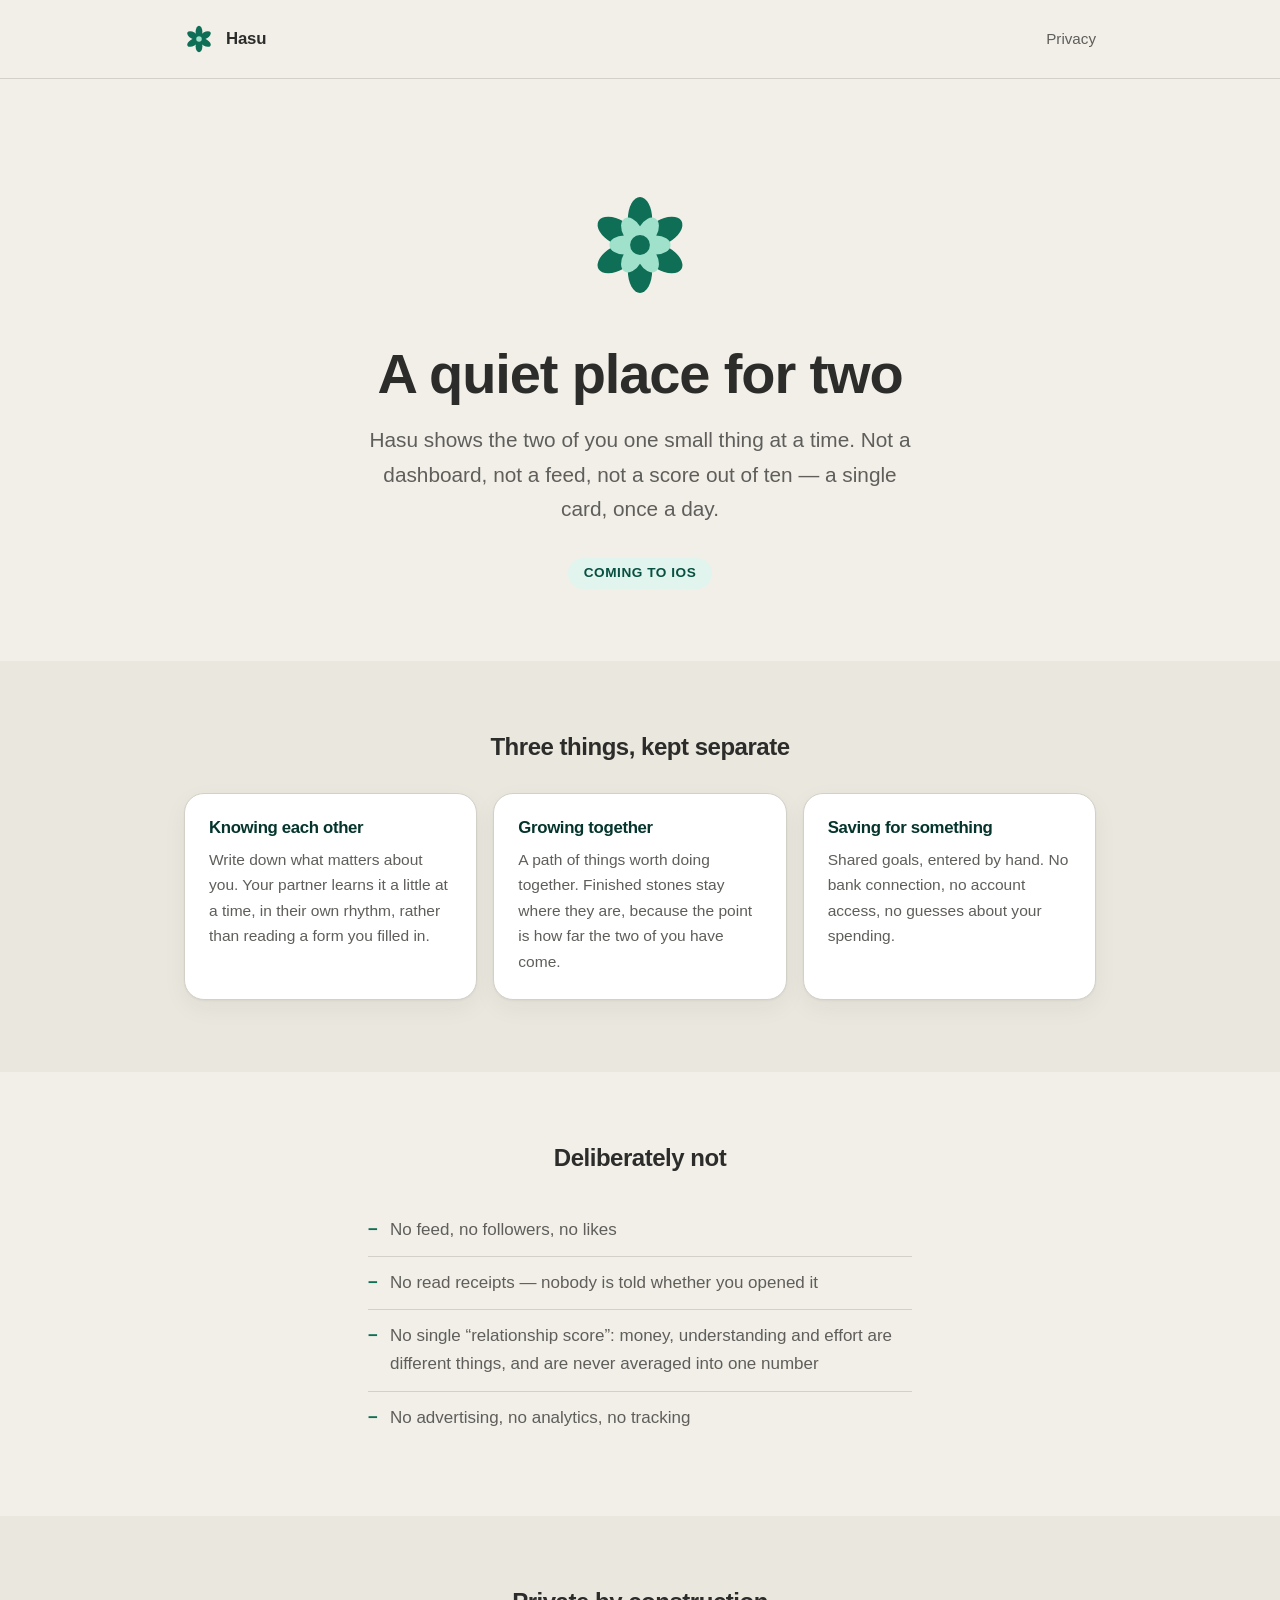
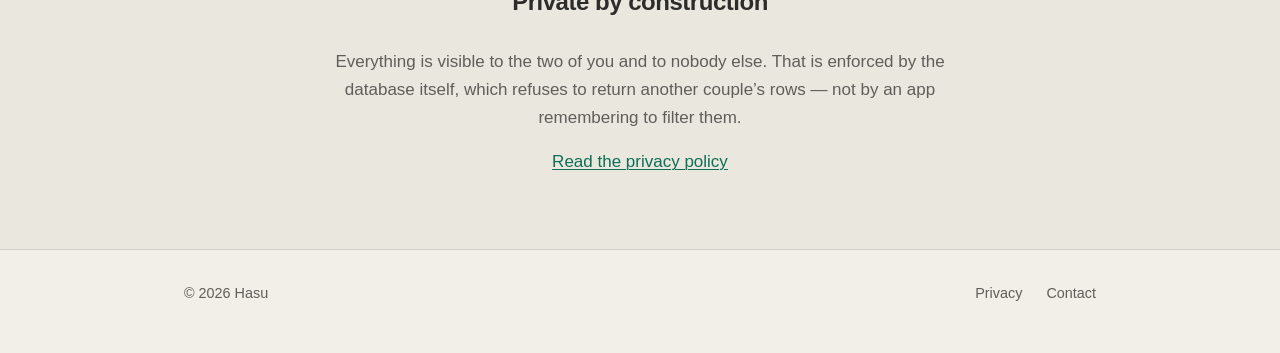
<file: index.html>
<!DOCTYPE html>
<html lang="en">
<head>
  <meta charset="UTF-8" />
  <meta name="viewport" content="width=device-width, initial-scale=1.0" />
  <title>Hasu — A Quiet App for Two People</title>
  <meta name="description" content="Hasu is a private iOS app for a couple. One small thing a day: learn each other slowly, walk a path together, and save towards what you actually want. No feed, no score, no tracking." />
  <meta name="robots" content="index, follow" />
  <meta name="author" content="Hasu" />
  <link rel="canonical" href="https://hasu.hu/" />

  <!-- Open Graph -->
  <meta property="og:site_name" content="Hasu" />
  <meta property="og:locale" content="en_US" />
  <meta property="og:type" content="website" />
  <meta property="og:url" content="https://hasu.hu/" />
  <meta property="og:title" content="Hasu — A Quiet App for Two People" />
  <meta property="og:description" content="One small thing a day. Learn each other slowly, walk a path together, and save towards what you actually want — without a dashboard, a score, or an audience." />
  <meta property="og:image" content="https://hasu.hu/assets/og-image.png" />
  <meta property="og:image:width" content="1200" />
  <meta property="og:image:height" content="630" />
  <meta property="og:image:alt" content="Hasu — a quiet place for two" />

  <!-- Twitter / X -->
  <meta name="twitter:card" content="summary_large_image" />
  <meta name="twitter:title" content="Hasu — A Quiet App for Two People" />
  <meta name="twitter:description" content="One small thing a day. Learn each other slowly, walk a path together, and save towards what you actually want." />
  <meta name="twitter:image" content="https://hasu.hu/assets/og-image.png" />
  <meta name="twitter:image:alt" content="Hasu — a quiet place for two" />

  <!-- Browser chrome. Matches --accent in the light palette (teal 600). -->
  <meta name="theme-color" content="#0F6E56" />

  <!--
    Both icons are declared on purpose. A browser that understands SVG takes the
    second one, which follows the tab bar into dark mode; everything else falls
    back to the .ico. The .ico is also at the site root because crawlers and
    link unfurlers request /favicon.ico without reading this markup.
  -->
  <link rel="icon" href="/favicon.ico" sizes="16x16 32x32 48x48" />
  <link rel="icon" href="assets/favicon.svg" type="image/svg+xml" />
  <link rel="apple-touch-icon" href="assets/apple-touch-icon.png" />
  <link rel="stylesheet" href="assets/style.css" />

  <!--
    Deliberately absent until the app is actually on sale:
      <meta name="apple-itunes-app" content="app-id=…">
    A Smart App Banner pointing at an app that does not exist yet is worse than
    no banner. Add it, the App Store link in the hero, and a SoftwareApplication
    JSON-LD block on the same day the listing goes live.
  -->
  <script type="application/ld+json">
  {
    "@context": "https://schema.org",
    "@type": "WebSite",
    "name": "Hasu",
    "url": "https://hasu.hu/",
    "description": "A private iOS app for two people. One small thing a day, with no feed, no score and no tracking."
  }
  </script>
</head>
<body>
  <a class="skip-link visually-hidden" href="#main">Skip to content</a>

  <header class="site-header">
    <div class="wrap site-header__inner">
      <a class="logo" href="/">
        <svg class="logo__mark" viewBox="0 0 48 48" aria-hidden="true" focusable="false">
          <g transform="translate(24 24)" fill="currentColor" color="#0F6E56">
            <g fill="var(--accent)">
              <ellipse cx="0" cy="-11.5" rx="5.4" ry="9.8" />
              <ellipse cx="0" cy="-11.5" rx="5.4" ry="9.8" transform="rotate(60)" />
              <ellipse cx="0" cy="-11.5" rx="5.4" ry="9.8" transform="rotate(120)" />
              <ellipse cx="0" cy="-11.5" rx="5.4" ry="9.8" transform="rotate(180)" />
              <ellipse cx="0" cy="-11.5" rx="5.4" ry="9.8" transform="rotate(240)" />
              <ellipse cx="0" cy="-11.5" rx="5.4" ry="9.8" transform="rotate(300)" />
            </g>
            <circle cx="0" cy="0" r="4.4" fill="var(--accent-edge)" />
          </g>
        </svg>
        <span>Hasu</span>
      </a>
      <nav class="site-nav" aria-label="Site">
        <a class="site-nav__link" href="privacy.html">Privacy</a>
      </nav>
    </div>
  </header>

  <main id="main">
    <section class="hero">
      <div class="wrap">
        <svg class="hero__mark" viewBox="0 0 48 48" role="img" aria-label="The Hasu lotus">
          <g transform="translate(24 24)">
            <g fill="var(--accent)">
              <ellipse cx="0" cy="-11.5" rx="5.4" ry="9.8" />
              <ellipse cx="0" cy="-11.5" rx="5.4" ry="9.8" transform="rotate(60)" />
              <ellipse cx="0" cy="-11.5" rx="5.4" ry="9.8" transform="rotate(120)" />
              <ellipse cx="0" cy="-11.5" rx="5.4" ry="9.8" transform="rotate(180)" />
              <ellipse cx="0" cy="-11.5" rx="5.4" ry="9.8" transform="rotate(240)" />
              <ellipse cx="0" cy="-11.5" rx="5.4" ry="9.8" transform="rotate(300)" />
            </g>
            <g fill="var(--accent-edge)">
              <ellipse cx="0" cy="-7" rx="4.2" ry="6.6" transform="rotate(30)" />
              <ellipse cx="0" cy="-7" rx="4.2" ry="6.6" transform="rotate(90)" />
              <ellipse cx="0" cy="-7" rx="4.2" ry="6.6" transform="rotate(150)" />
              <ellipse cx="0" cy="-7" rx="4.2" ry="6.6" transform="rotate(210)" />
              <ellipse cx="0" cy="-7" rx="4.2" ry="6.6" transform="rotate(270)" />
              <ellipse cx="0" cy="-7" rx="4.2" ry="6.6" transform="rotate(330)" />
            </g>
            <circle cx="0" cy="0" r="4.4" fill="var(--accent)" />
          </g>
        </svg>

        <h1 class="hero__title">A quiet place for two</h1>
        <p class="hero__lede">
          Hasu shows the two of you one small thing at a time. Not a dashboard,
          not a feed, not a score out of ten &mdash; a single card, once a day.
        </p>
        <p><span class="badge">Coming to iOS</span></p>
      </div>
    </section>

    <section class="section section--sunken">
      <div class="wrap">
        <h2 class="section__title">Three things, kept separate</h2>
        <ul class="principles">
          <li class="principle">
            <h3 class="principle__title">Knowing each other</h3>
            <p class="principle__body">
              Write down what matters about you. Your partner learns it a little
              at a time, in their own rhythm, rather than reading a form you
              filled in.
            </p>
          </li>
          <li class="principle">
            <h3 class="principle__title">Growing together</h3>
            <p class="principle__body">
              A path of things worth doing together. Finished stones stay where
              they are, because the point is how far the two of you have come.
            </p>
          </li>
          <li class="principle">
            <h3 class="principle__title">Saving for something</h3>
            <p class="principle__body">
              Shared goals, entered by hand. No bank connection, no account
              access, no guesses about your spending.
            </p>
          </li>
        </ul>
      </div>
    </section>

    <section class="section">
      <div class="wrap">
        <h2 class="section__title">Deliberately not</h2>
        <ul class="nots">
          <li><span class="nots__mark" aria-hidden="true">&minus;</span> No feed, no followers, no likes</li>
          <li><span class="nots__mark" aria-hidden="true">&minus;</span> No read receipts &mdash; nobody is told whether you opened it</li>
          <li><span class="nots__mark" aria-hidden="true">&minus;</span> No single &ldquo;relationship score&rdquo;: money, understanding and effort are different things, and are never averaged into one number</li>
          <li><span class="nots__mark" aria-hidden="true">&minus;</span> No advertising, no analytics, no tracking</li>
        </ul>
      </div>
    </section>

    <section class="section section--sunken">
      <div class="wrap wrap--narrow" style="text-align: center;">
        <h2 class="section__title">Private by construction</h2>
        <p style="color: var(--muted);">
          Everything is visible to the two of you and to nobody else. That is
          enforced by the database itself, which refuses to return another
          couple&rsquo;s rows &mdash; not by an app remembering to filter them.
        </p>
        <p><a href="privacy.html">Read the privacy policy</a></p>
      </div>
    </section>
  </main>

  <footer class="site-footer">
    <div class="wrap site-footer__inner">
      <p>&copy; 2026 Hasu</p>
      <nav class="site-footer__links" aria-label="Footer">
        <a href="privacy.html">Privacy</a>
        <a href="mailto:hello@hasu.hu">Contact</a>
      </nav>
    </div>
  </footer>
</body>
</html>
</file>
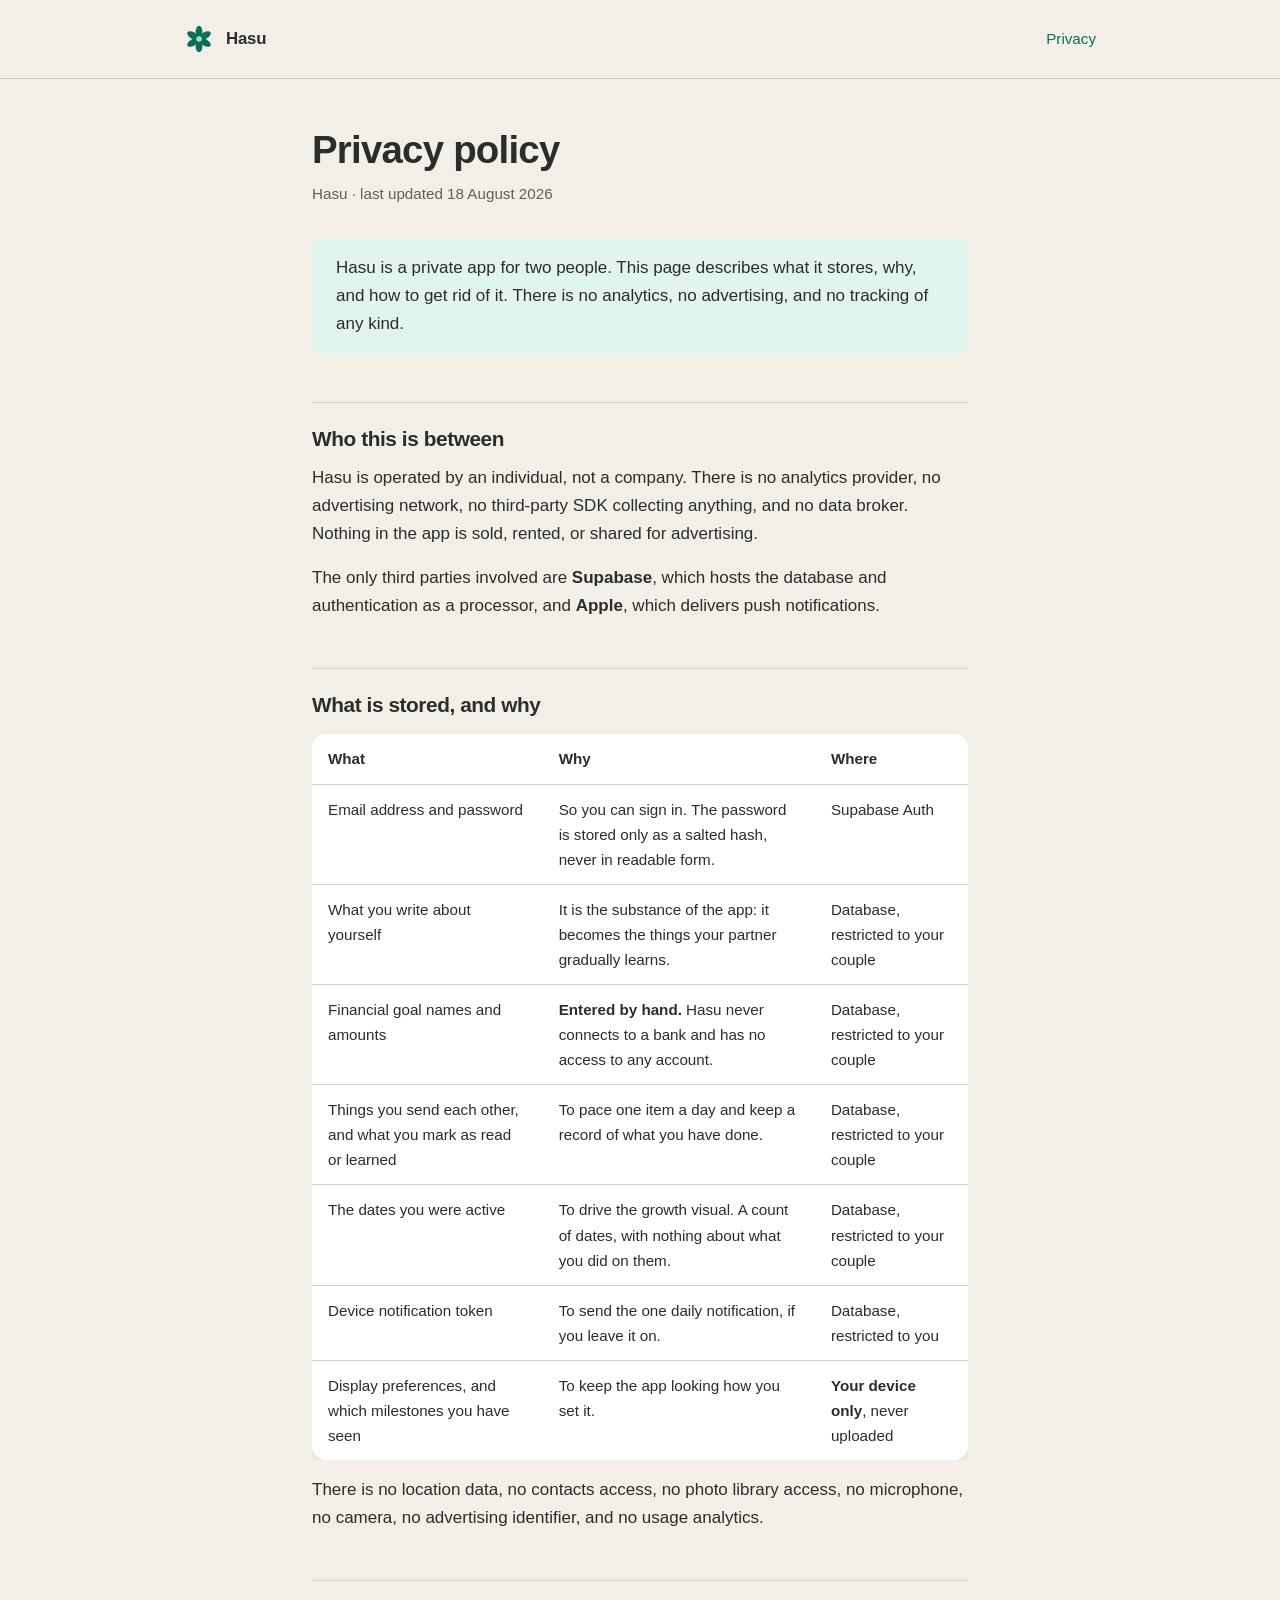
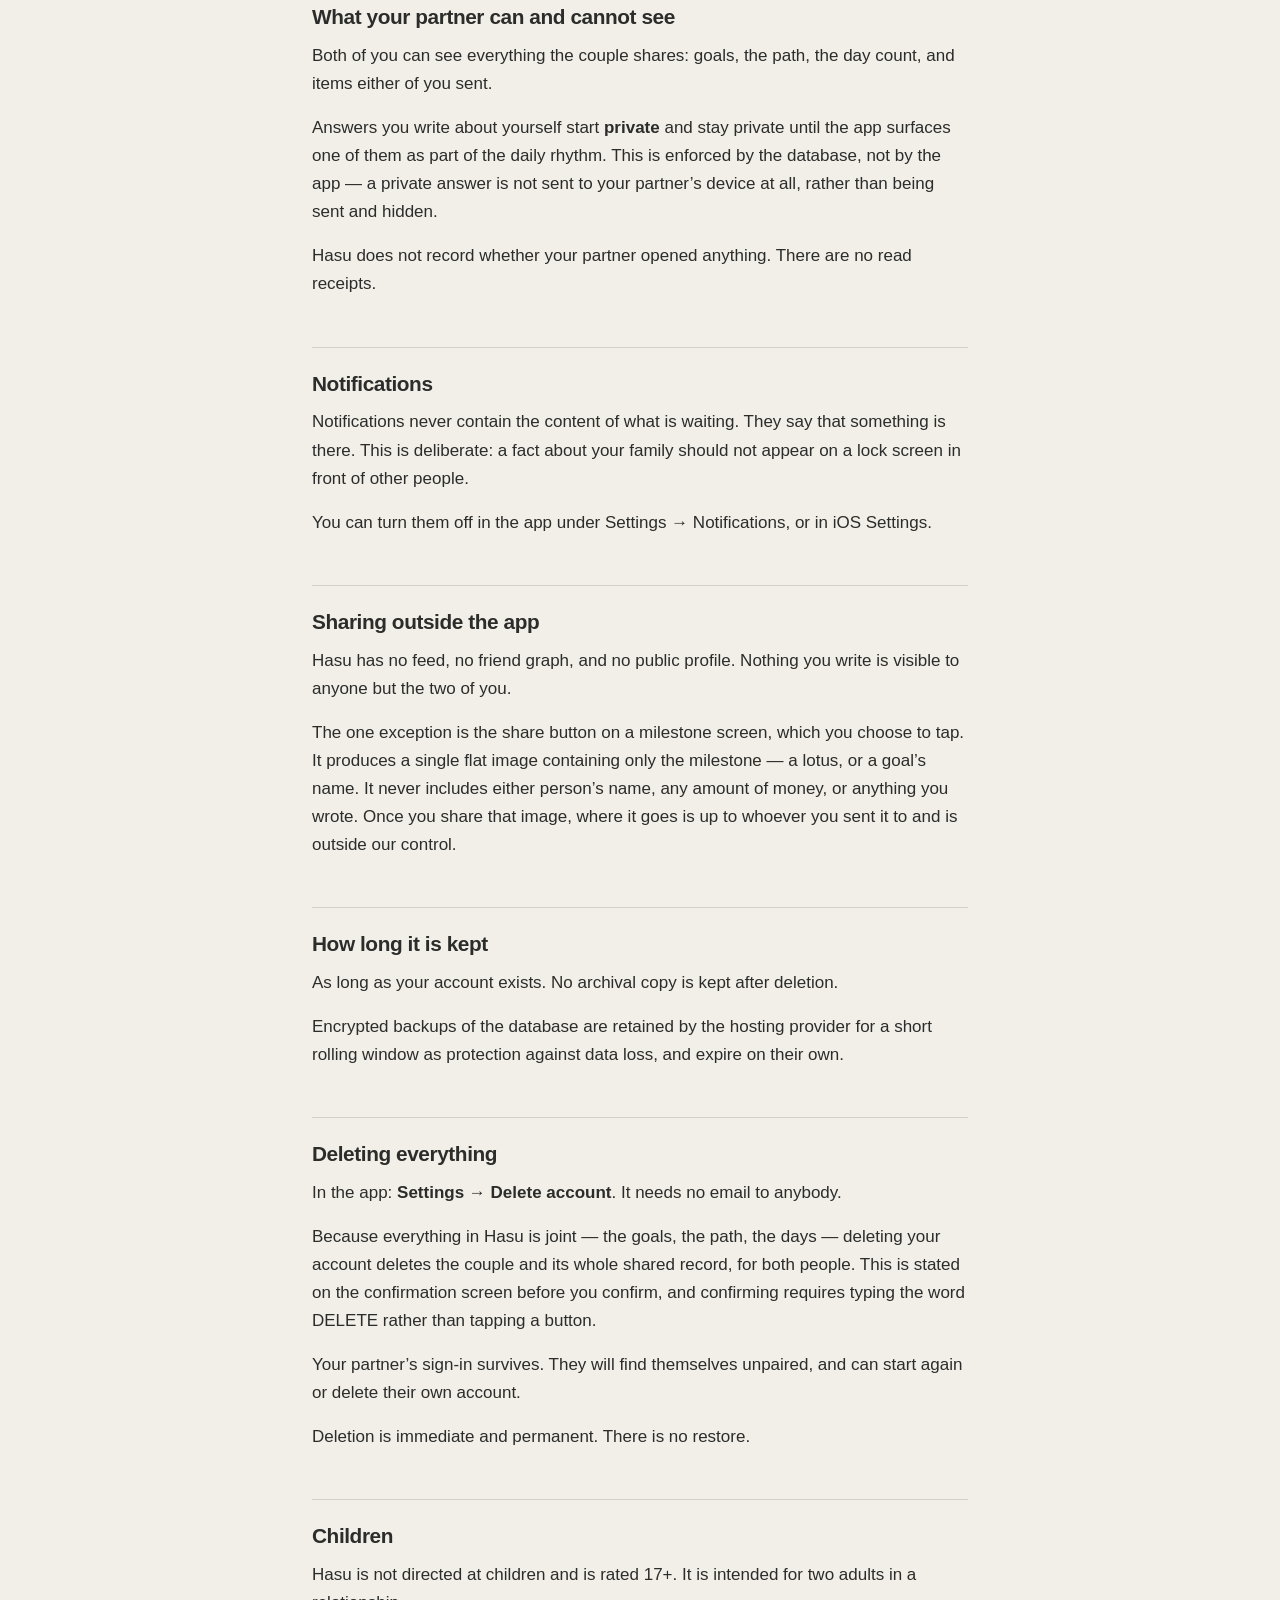
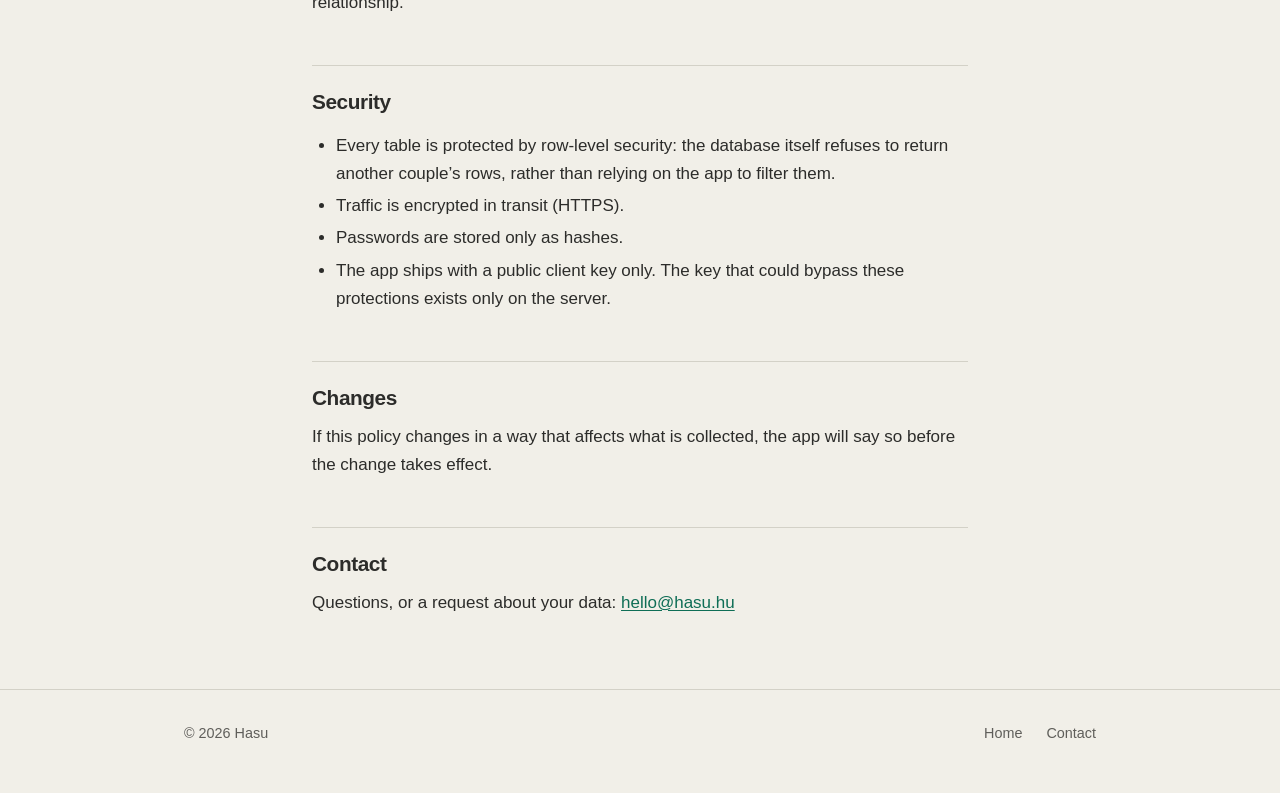
<file: privacy.html>
<!DOCTYPE html>
<html lang="en">
<head>
  <meta charset="UTF-8" />
  <meta name="viewport" content="width=device-width, initial-scale=1.0" />
  <title>Privacy Policy — Hasu</title>
  <meta name="description" content="What the Hasu app stores, why, and how to delete it. No analytics, no advertising, no tracking of any kind." />
  <meta name="robots" content="index, follow" />
  <meta name="author" content="Hasu" />
  <link rel="canonical" href="https://hasu.hu/privacy.html" />

  <!-- Open Graph -->
  <meta property="og:site_name" content="Hasu" />
  <meta property="og:locale" content="en_US" />
  <meta property="og:type" content="article" />
  <meta property="og:url" content="https://hasu.hu/privacy.html" />
  <meta property="og:title" content="Privacy Policy — Hasu" />
  <meta property="og:description" content="What the Hasu app stores, why, and how to delete it. No analytics, no advertising, no tracking of any kind." />
  <meta property="og:image" content="https://hasu.hu/assets/og-image.png" />
  <meta property="og:image:width" content="1200" />
  <meta property="og:image:height" content="630" />
  <meta property="og:image:alt" content="Hasu — a quiet place for two" />

  <!-- Twitter / X -->
  <meta name="twitter:card" content="summary_large_image" />
  <meta name="twitter:title" content="Privacy Policy — Hasu" />
  <meta name="twitter:description" content="What the Hasu app stores, why, and how to delete it." />
  <meta name="twitter:image" content="https://hasu.hu/assets/og-image.png" />
  <meta name="twitter:image:alt" content="Hasu — a quiet place for two" />

  <meta name="theme-color" content="#0F6E56" />

  <!--
    Both icons are declared on purpose. A browser that understands SVG takes the
    second one, which follows the tab bar into dark mode; everything else falls
    back to the .ico. The .ico is also at the site root because crawlers and
    link unfurlers request /favicon.ico without reading this markup.
  -->
  <link rel="icon" href="/favicon.ico" sizes="16x16 32x32 48x48" />
  <link rel="icon" href="assets/favicon.svg" type="image/svg+xml" />
  <link rel="apple-touch-icon" href="assets/apple-touch-icon.png" />
  <link rel="stylesheet" href="assets/style.css" />
</head>
<body>
  <a class="skip-link visually-hidden" href="#main">Skip to content</a>

  <header class="site-header">
    <div class="wrap site-header__inner">
      <a class="logo" href="/">
        <svg class="logo__mark" viewBox="0 0 48 48" aria-hidden="true" focusable="false">
          <g transform="translate(24 24)">
            <g fill="var(--accent)">
              <ellipse cx="0" cy="-11.5" rx="5.4" ry="9.8" />
              <ellipse cx="0" cy="-11.5" rx="5.4" ry="9.8" transform="rotate(60)" />
              <ellipse cx="0" cy="-11.5" rx="5.4" ry="9.8" transform="rotate(120)" />
              <ellipse cx="0" cy="-11.5" rx="5.4" ry="9.8" transform="rotate(180)" />
              <ellipse cx="0" cy="-11.5" rx="5.4" ry="9.8" transform="rotate(240)" />
              <ellipse cx="0" cy="-11.5" rx="5.4" ry="9.8" transform="rotate(300)" />
            </g>
            <circle cx="0" cy="0" r="4.4" fill="var(--accent-edge)" />
          </g>
        </svg>
        <span>Hasu</span>
      </a>
      <nav class="site-nav" aria-label="Site">
        <a class="site-nav__link" href="privacy.html" aria-current="page">Privacy</a>
      </nav>
    </div>
  </header>

  <main id="main" class="page">
    <div class="wrap wrap--narrow">
      <header class="page__header">
        <h1 class="page__title">Privacy policy</h1>
        <p class="page__meta">Hasu &middot; last updated 18 August 2026</p>
      </header>

      <div class="lede">
        <p>
          Hasu is a private app for two people. This page describes what it
          stores, why, and how to get rid of it. There is no analytics, no
          advertising, and no tracking of any kind.
        </p>
      </div>

      <div class="prose">
        <h2>Who this is between</h2>
        <p>
          Hasu is operated by an individual, not a company. There is no analytics
          provider, no advertising network, no third-party SDK collecting
          anything, and no data broker. Nothing in the app is sold, rented, or
          shared for advertising.
        </p>
        <p>
          The only third parties involved are <strong>Supabase</strong>, which
          hosts the database and authentication as a processor, and
          <strong>Apple</strong>, which delivers push notifications.
        </p>

        <h2>What is stored, and why</h2>
        <div class="table-wrap">
          <table>
            <thead>
              <tr><th>What</th><th>Why</th><th>Where</th></tr>
            </thead>
            <tbody>
              <tr>
                <td>Email address and password</td>
                <td>So you can sign in. The password is stored only as a salted hash, never in readable form.</td>
                <td>Supabase Auth</td>
              </tr>
              <tr>
                <td>What you write about yourself</td>
                <td>It is the substance of the app: it becomes the things your partner gradually learns.</td>
                <td>Database, restricted to your couple</td>
              </tr>
              <tr>
                <td>Financial goal names and amounts</td>
                <td><strong>Entered by hand.</strong> Hasu never connects to a bank and has no access to any account.</td>
                <td>Database, restricted to your couple</td>
              </tr>
              <tr>
                <td>Things you send each other, and what you mark as read or learned</td>
                <td>To pace one item a day and keep a record of what you have done.</td>
                <td>Database, restricted to your couple</td>
              </tr>
              <tr>
                <td>The dates you were active</td>
                <td>To drive the growth visual. A count of dates, with nothing about what you did on them.</td>
                <td>Database, restricted to your couple</td>
              </tr>
              <tr>
                <td>Device notification token</td>
                <td>To send the one daily notification, if you leave it on.</td>
                <td>Database, restricted to you</td>
              </tr>
              <tr>
                <td>Display preferences, and which milestones you have seen</td>
                <td>To keep the app looking how you set it.</td>
                <td><strong>Your device only</strong>, never uploaded</td>
              </tr>
            </tbody>
          </table>
        </div>
        <p>
          There is no location data, no contacts access, no photo library access,
          no microphone, no camera, no advertising identifier, and no usage
          analytics.
        </p>

        <h2>What your partner can and cannot see</h2>
        <p>
          Both of you can see everything the couple shares: goals, the path, the
          day count, and items either of you sent.
        </p>
        <p>
          Answers you write about yourself start <strong>private</strong> and stay
          private until the app surfaces one of them as part of the daily rhythm.
          This is enforced by the database, not by the app &mdash; a private
          answer is not sent to your partner&rsquo;s device at all, rather than
          being sent and hidden.
        </p>
        <p>
          Hasu does not record whether your partner opened anything. There are no
          read receipts.
        </p>

        <h2>Notifications</h2>
        <p>
          Notifications never contain the content of what is waiting. They say
          that something is there. This is deliberate: a fact about your family
          should not appear on a lock screen in front of other people.
        </p>
        <p>
          You can turn them off in the app under Settings &rarr; Notifications, or
          in iOS Settings.
        </p>

        <h2>Sharing outside the app</h2>
        <p>
          Hasu has no feed, no friend graph, and no public profile. Nothing you
          write is visible to anyone but the two of you.
        </p>
        <p>
          The one exception is the share button on a milestone screen, which you
          choose to tap. It produces a single flat image containing only the
          milestone &mdash; a lotus, or a goal&rsquo;s name. It never includes
          either person&rsquo;s name, any amount of money, or anything you wrote.
          Once you share that image, where it goes is up to whoever you sent it to
          and is outside our control.
        </p>

        <h2>How long it is kept</h2>
        <p>As long as your account exists. No archival copy is kept after deletion.</p>
        <p>
          Encrypted backups of the database are retained by the hosting provider
          for a short rolling window as protection against data loss, and expire
          on their own.
        </p>

        <h2>Deleting everything</h2>
        <p>
          In the app: <strong>Settings &rarr; Delete account</strong>. It needs no
          email to anybody.
        </p>
        <p>
          Because everything in Hasu is joint &mdash; the goals, the path, the
          days &mdash; deleting your account deletes the couple and its whole
          shared record, for both people. This is stated on the confirmation
          screen before you confirm, and confirming requires typing the word
          DELETE rather than tapping a button.
        </p>
        <p>
          Your partner&rsquo;s sign-in survives. They will find themselves
          unpaired, and can start again or delete their own account.
        </p>
        <p>Deletion is immediate and permanent. There is no restore.</p>

        <h2>Children</h2>
        <p>
          Hasu is not directed at children and is rated 17+. It is intended for
          two adults in a relationship.
        </p>

        <h2>Security</h2>
        <ul>
          <li>
            Every table is protected by row-level security: the database itself
            refuses to return another couple&rsquo;s rows, rather than relying on
            the app to filter them.
          </li>
          <li>Traffic is encrypted in transit (HTTPS).</li>
          <li>Passwords are stored only as hashes.</li>
          <li>
            The app ships with a public client key only. The key that could bypass
            these protections exists only on the server.
          </li>
        </ul>

        <h2>Changes</h2>
        <p>
          If this policy changes in a way that affects what is collected, the app
          will say so before the change takes effect.
        </p>

        <h2>Contact</h2>
        <p>
          Questions, or a request about your data:
          <a href="mailto:hello@hasu.hu">hello@hasu.hu</a>
        </p>
      </div>
    </div>
  </main>

  <footer class="site-footer">
    <div class="wrap site-footer__inner">
      <p>&copy; 2026 Hasu</p>
      <nav class="site-footer__links" aria-label="Footer">
        <a href="/">Home</a>
        <a href="mailto:hello@hasu.hu">Contact</a>
      </nav>
    </div>
  </footer>
</body>
</html>
</file>
<file: assets/style.css>
/*
  Hasu — the single shared stylesheet for every page.

  Everything is driven by the custom properties in :root. Dark mode overrides
  those properties in one block rather than restyling components, so adding a
  colour means adding a token in both places and nothing else.

  The palette is the app's own: the teal ramp is the signature accent, warm grey
  carries backgrounds and text. The dark values are the ones
  lotus/scripts/generate-palette.py derives in OKLCH — hue preserved, chroma
  reduced, lightness retargeted to the role each stop plays. Do not hand-pick a
  dark value here; take it from the generator's output so the page and the app
  stay the same colour.
*/

:root {
  /* Warm grey — backgrounds, rules, body text */
  --bg: #F1EFE8;          /* grey 50 */
  --surface: #FFFFFF;
  --surface-sunken: #EAE7DE;
  --text: #2C2C2A;        /* grey 900 */
  --muted: #5F5E5A;       /* grey 600 */
  --faint: #888780;       /* grey 400 */
  --rule: #D3D1C7;        /* grey 100 */

  /* Teal — the identity stop and its tint */
  --accent: #0F6E56;      /* teal 600 */
  --accent-strong: #085041; /* teal 800 */
  --accent-deep: #04342C; /* teal 900 */
  --accent-soft: #E1F5EE; /* teal 50 */
  --accent-edge: #9FE1CB; /* teal 100 */

  /* Spacing scale */
  --space-1: 0.25rem;
  --space-2: 0.5rem;
  --space-3: 0.75rem;
  --space-4: 1rem;
  --space-5: 1.5rem;
  --space-6: 2rem;
  --space-7: 3rem;
  --space-8: 4.5rem;
  --space-9: 7rem;

  /* Radii */
  --radius-sm: 10px;
  --radius-md: 14px;
  --radius-lg: 20px;
  --radius-pill: 999px;

  /* Type */
  --font: -apple-system, BlinkMacSystemFont, "Segoe UI", Roboto, Helvetica,
          Arial, "Helvetica Neue", sans-serif;
  --measure: 44rem;

  --shadow-card: 0 1px 2px rgba(44, 44, 42, 0.05),
                 0 8px 24px rgba(44, 44, 42, 0.05);
}

@media (prefers-color-scheme: dark) {
  :root {
    --bg: #161614;
    --surface: #252421;
    --surface-sunken: #1D1C1A;
    --text: #E8E8E7;
    --muted: #9E9E9D;
    --faint: #727170;
    --rule: #363533;

    --accent: #7ABAA4;
    --accent-strong: #BBDDD2;
    --accent-deep: #DEF0EB;
    --accent-soft: #182E27;
    --accent-edge: #19634D;

    /* Elevation in dark mode comes from the lighter --surface token, not from a
       shadow, so the shadow is dropped to almost nothing rather than inverted. */
    --shadow-card: 0 1px 2px rgba(0, 0, 0, 0.4);
  }
}

/* ── Base ────────────────────────────────────────────────────────────────── */

*, *::before, *::after { box-sizing: border-box; }

html { -webkit-text-size-adjust: 100%; scroll-behavior: smooth; }

@media (prefers-reduced-motion: reduce) {
  html { scroll-behavior: auto; }
  *, *::before, *::after { animation-duration: 0.01ms !important; transition-duration: 0.01ms !important; }
}

body {
  margin: 0;
  background: var(--bg);
  color: var(--text);
  font-family: var(--font);
  font-size: 17px;
  line-height: 1.65;
}

h1, h2, h3 { line-height: 1.2; letter-spacing: -0.02em; margin: 0; }
p { margin: 0 0 var(--space-4); }
p:last-child { margin-bottom: 0; }

a { color: var(--accent); text-decoration-thickness: 1px; text-underline-offset: 2px; }
a:hover { color: var(--accent-strong); }

:focus-visible {
  outline: 2px solid var(--accent);
  outline-offset: 3px;
  border-radius: 4px;
}

img, svg { max-width: 100%; }

.wrap {
  width: 100%;
  max-width: 60rem;
  margin: 0 auto;
  padding: 0 var(--space-5);
}

.wrap--narrow { max-width: var(--measure); }

/* Screen-reader-only, for the skip link */
.visually-hidden {
  position: absolute; width: 1px; height: 1px;
  padding: 0; margin: -1px; overflow: hidden;
  clip: rect(0 0 0 0); white-space: nowrap; border: 0;
}
.skip-link:focus {
  position: fixed; top: var(--space-3); left: var(--space-3);
  width: auto; height: auto; clip: auto; z-index: 10;
  padding: var(--space-2) var(--space-4);
  background: var(--surface); border-radius: var(--radius-sm);
  box-shadow: var(--shadow-card);
}

/* ── Site header ─────────────────────────────────────────────────────────── */

.site-header {
  padding: var(--space-5) 0;
  border-bottom: 1px solid var(--rule);
}

.site-header__inner {
  display: flex; align-items: center; justify-content: space-between;
  gap: var(--space-4);
}

.logo {
  display: inline-flex; align-items: center; gap: var(--space-3);
  font-weight: 650; font-size: 1.05rem; letter-spacing: -0.01em;
  color: var(--text); text-decoration: none;
}
.logo:hover { color: var(--text); }
.logo__mark { width: 30px; height: 30px; flex: none; }

.site-nav { display: flex; gap: var(--space-5); font-size: 0.95rem; }
.site-nav__link { color: var(--muted); text-decoration: none; }
.site-nav__link:hover,
.site-nav__link[aria-current="page"] { color: var(--accent); }

/* ── Hero ────────────────────────────────────────────────────────────────── */

.hero { padding: var(--space-9) 0 var(--space-8); text-align: center; }

.hero__mark { width: 108px; height: 108px; margin: 0 auto var(--space-6); }

.hero__title {
  font-size: clamp(2.25rem, 6vw, 3.5rem);
  margin-bottom: var(--space-4);
}

.hero__lede {
  font-size: clamp(1.1rem, 2.5vw, 1.3rem);
  color: var(--muted);
  max-width: 34rem;
  margin: 0 auto var(--space-6);
}

.badge {
  display: inline-block;
  padding: var(--space-1) var(--space-4);
  border-radius: var(--radius-pill);
  background: var(--accent-soft);
  color: var(--accent-strong);
  font-size: 0.85rem; font-weight: 600;
  letter-spacing: 0.04em; text-transform: uppercase;
}

/* ── Principles ──────────────────────────────────────────────────────────── */

.section { padding: var(--space-8) 0; }
.section--sunken { background: var(--surface-sunken); }

.section__title {
  font-size: 1.5rem;
  margin-bottom: var(--space-6);
  text-align: center;
}

.principles {
  list-style: none; margin: 0; padding: 0;
  display: grid; gap: var(--space-4);
  grid-template-columns: repeat(auto-fit, minmax(15rem, 1fr));
}

.principle {
  background: var(--surface);
  border: 1px solid var(--rule);
  border-radius: var(--radius-lg);
  padding: var(--space-5);
  box-shadow: var(--shadow-card);
}

.principle__title {
  font-size: 1.05rem; font-weight: 650;
  margin-bottom: var(--space-2);
  color: var(--accent-deep);
}

.principle__body { color: var(--muted); font-size: 0.97rem; margin: 0; }

/* A plain list of things the app deliberately has not got. */
.nots { list-style: none; margin: 0 auto; padding: 0; max-width: 34rem; }
.nots li {
  display: flex; align-items: flex-start; gap: var(--space-3);
  padding: var(--space-3) 0;
  border-bottom: 1px solid var(--rule);
  color: var(--muted);
}
.nots li:last-child { border-bottom: 0; }
.nots__mark { color: var(--accent); flex: none; font-weight: 700; }

/* ── Long-form pages (privacy) ───────────────────────────────────────────── */

.page { padding: var(--space-7) 0 var(--space-8); }

.page__header { margin-bottom: var(--space-6); }
.page__title { font-size: clamp(1.85rem, 4vw, 2.4rem); margin-bottom: var(--space-2); }
.page__meta { color: var(--muted); font-size: 0.95rem; margin: 0; }

.lede {
  background: var(--accent-soft);
  border-radius: var(--radius-md);
  padding: var(--space-4) var(--space-5);
  margin-bottom: var(--space-6);
}

.prose h2 {
  font-size: 1.3rem;
  margin: var(--space-7) 0 var(--space-3);
  padding-top: var(--space-5);
  border-top: 1px solid var(--rule);
}
.prose h3 { font-size: 1.05rem; margin: var(--space-5) 0 var(--space-2); }
.prose ul { padding-left: var(--space-5); }
.prose li { margin: var(--space-1) 0; }
.prose strong { font-weight: 650; }

/* Wide tables scroll inside their own box; the page itself never scrolls
   sideways. */
.table-wrap { overflow-x: auto; margin: var(--space-4) 0; }

table {
  width: 100%; min-width: 34rem;
  border-collapse: collapse;
  font-size: 0.95rem;
  background: var(--surface);
  border-radius: var(--radius-md);
  overflow: hidden;
  box-shadow: var(--shadow-card);
}
th, td {
  text-align: left; vertical-align: top;
  padding: var(--space-3) var(--space-4);
  border-bottom: 1px solid var(--rule);
}
th { font-weight: 650; }
tr:last-child td { border-bottom: 0; }

/* ── Footer ──────────────────────────────────────────────────────────────── */

.site-footer {
  border-top: 1px solid var(--rule);
  padding: var(--space-6) 0 var(--space-7);
  color: var(--muted);
  font-size: 0.9rem;
}
.site-footer__inner {
  display: flex; flex-wrap: wrap; gap: var(--space-4);
  align-items: center; justify-content: space-between;
}
.site-footer__links { display: flex; gap: var(--space-5); }
.site-footer__links a { color: var(--muted); text-decoration: none; }
.site-footer__links a:hover { color: var(--accent); }
.site-footer p { margin: 0; }
</file>
